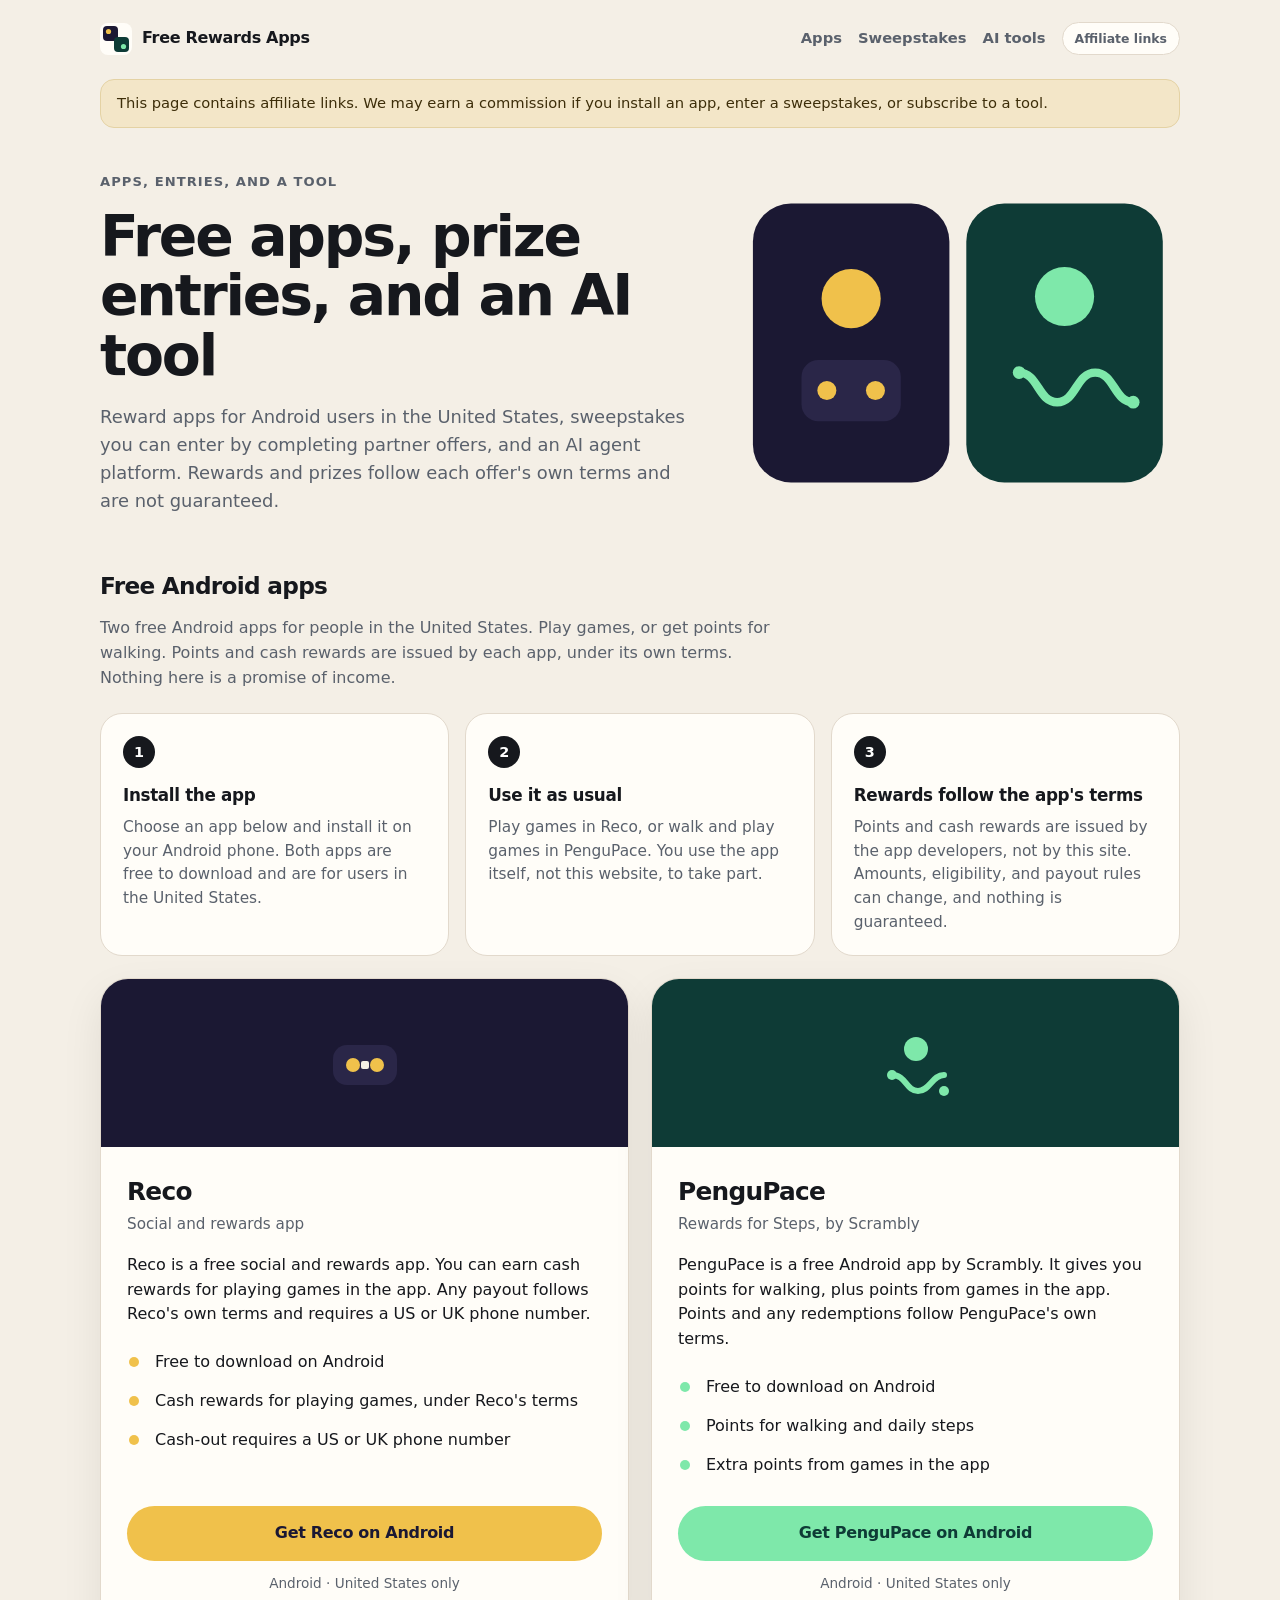
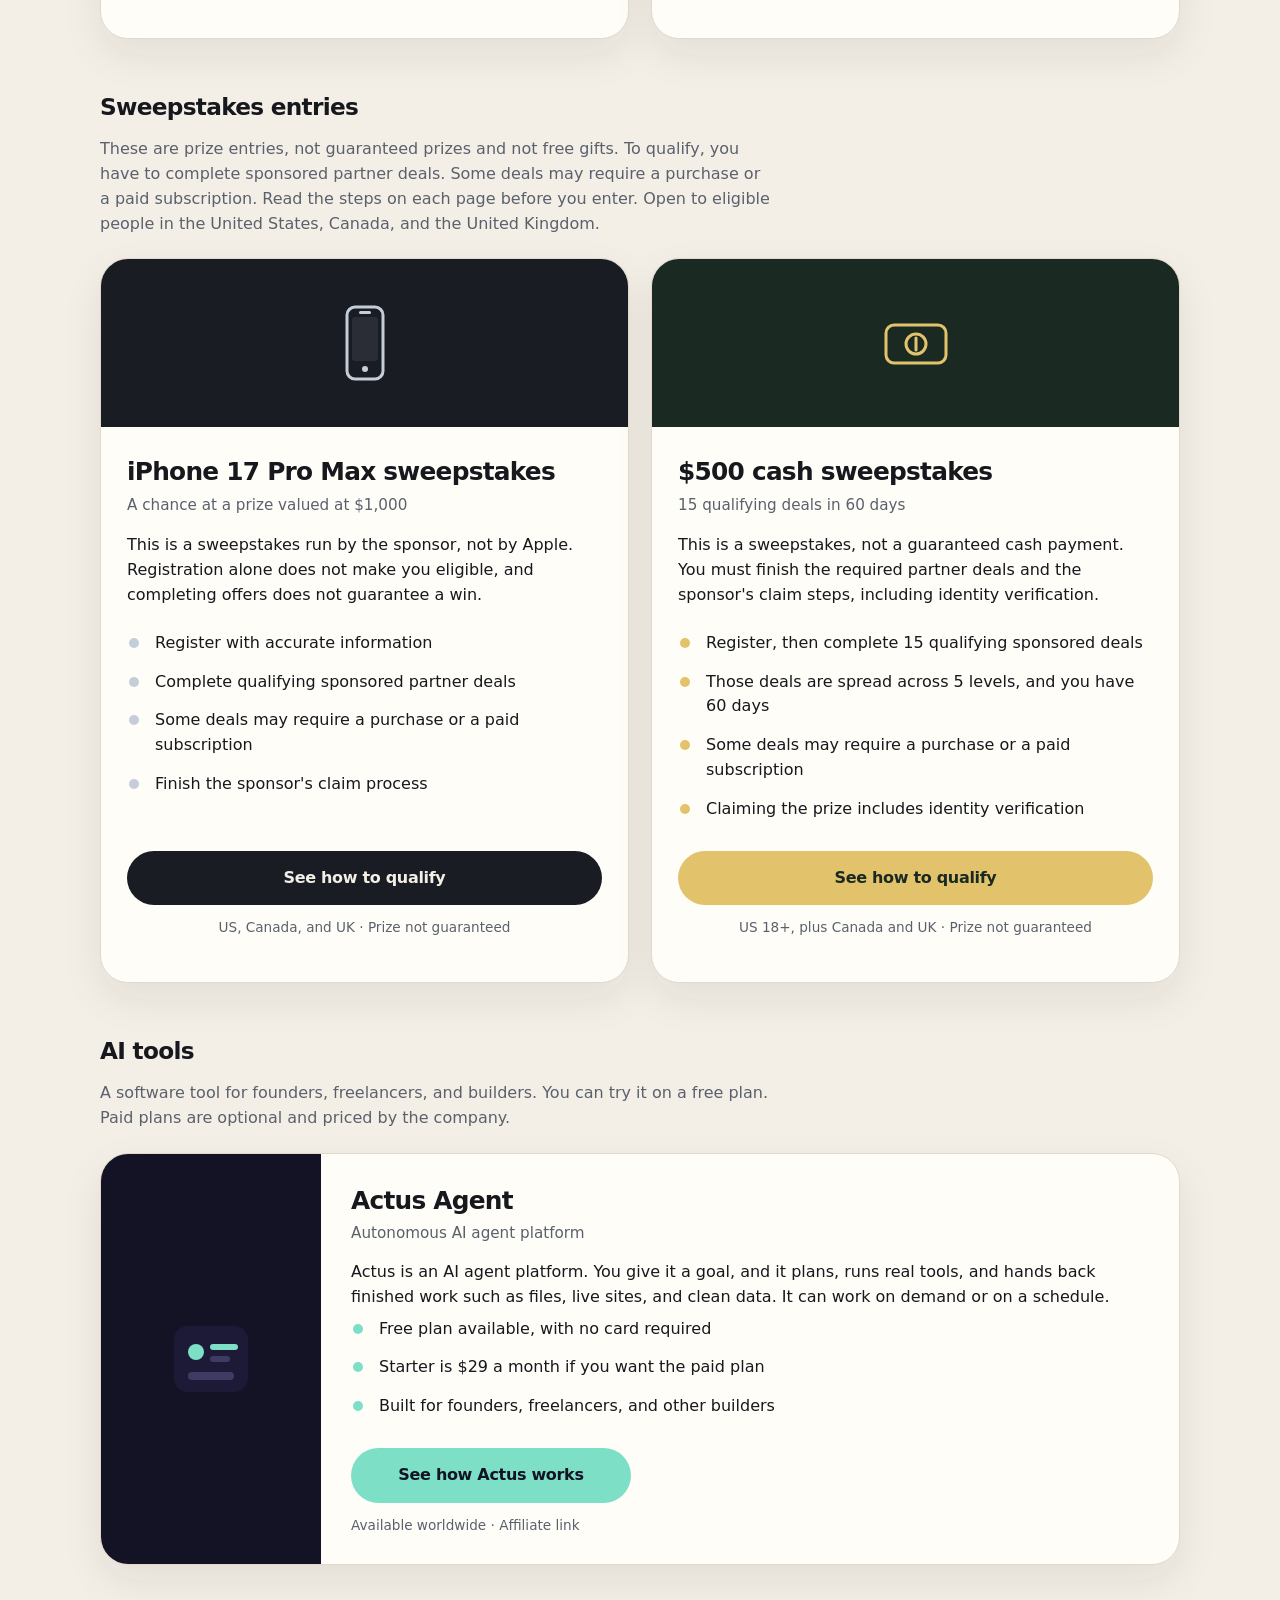
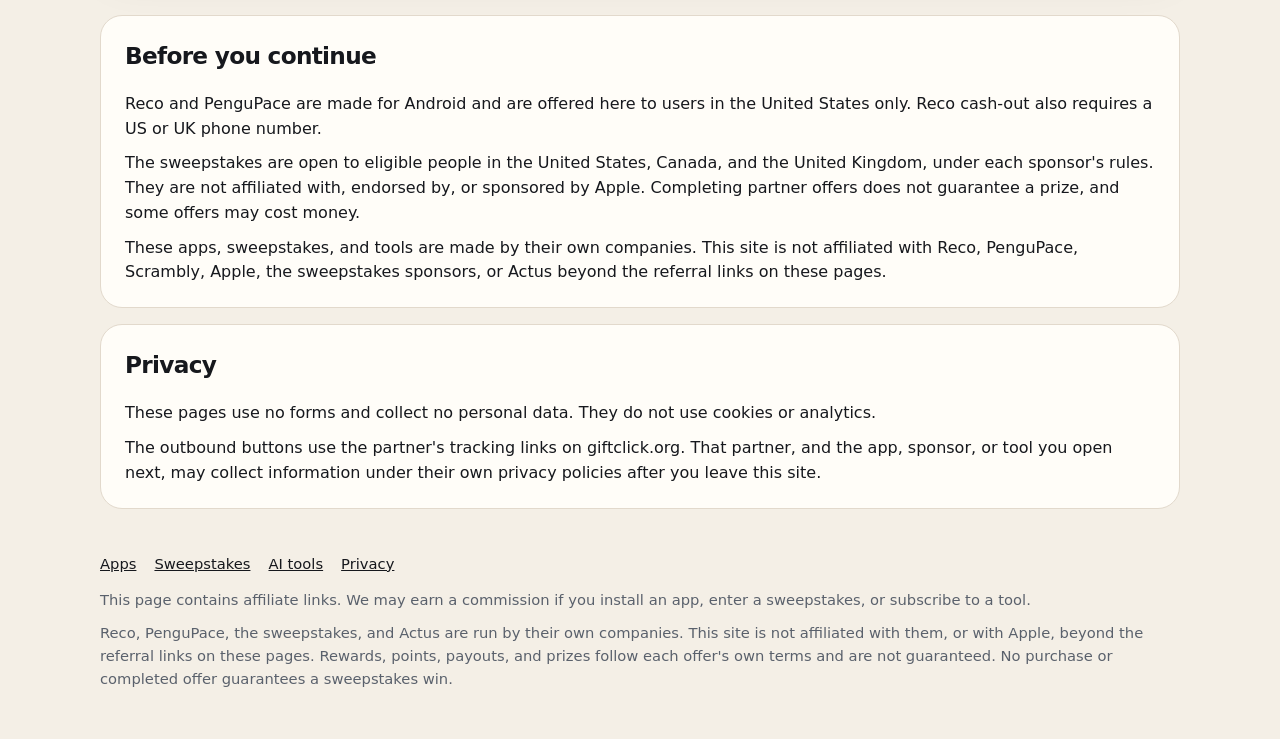
<file: index.html>
<!DOCTYPE html>
<html lang="en">
<head>
  <meta charset="utf-8">
  <meta name="viewport" content="width=device-width, initial-scale=1, viewport-fit=cover">
  <title>Free apps, prize entries, and an AI tool</title>
  <meta name="description" content="Android reward apps for people in the United States, sweepstakes you can enter by completing partner offers, and an AI agent platform. Affiliate links. Rewards and prizes follow each offer's own terms and are not guaranteed.">
  <link rel="canonical" href="https://emressp.github.io/free-rewards-apps/">
  <link rel="icon" href="favicon.svg" type="image/svg+xml">
  <link rel="apple-touch-icon" href="apple-touch-icon.png">
  <link rel="stylesheet" href="styles.css">
  <meta name="theme-color" content="#f4efe6">
  <meta name="robots" content="index,follow">
  <meta property="og:type" content="website">
  <meta property="og:site_name" content="Free Rewards Apps">
  <meta property="og:title" content="Free apps, prize entries, and an AI tool">
  <meta property="og:description" content="Android reward apps for people in the United States, sweepstakes you can enter by completing partner offers, and an AI agent platform. Affiliate links. Prizes are not guaranteed.">
  <meta property="og:url" content="https://emressp.github.io/free-rewards-apps/">
  <meta property="og:image" content="https://emressp.github.io/free-rewards-apps/og.png">
  <meta property="og:image:width" content="1200">
  <meta property="og:image:height" content="630">
  <meta property="og:image:alt" content="Free apps, prize entries, and an AI tool. Affiliate links. Rewards and prizes follow each offer's own terms.">
  <meta name="twitter:card" content="summary_large_image">
  <meta name="twitter:title" content="Free apps, prize entries, and an AI tool">
  <meta name="twitter:description" content="Android reward apps, sweepstakes with qualifying partner offers, and an AI agent platform. Affiliate links. Prizes are not guaranteed.">
  <meta name="twitter:image" content="https://emressp.github.io/free-rewards-apps/og.png">
</head>
<body>
  <a class="skip" href="#main">Skip to content</a>
  <div class="wrap">
    <header class="site">
      <a class="brand" href="https://emressp.github.io/free-rewards-apps/">
        <svg class="mark" viewBox="0 0 32 32" aria-hidden="true">
          <rect width="32" height="32" rx="8" fill="#fffdf8"/>
          <rect x="3" y="3" width="15" height="15" rx="4" fill="#1b1833"/>
          <circle cx="8.5" cy="8.5" r="2.6" fill="#f0c14b"/>
          <rect x="14" y="14" width="15" height="15" rx="4" fill="#0e3b36"/>
          <circle cx="23.5" cy="23.5" r="2.6" fill="#7ee8aa"/>
        </svg>
        Free Rewards Apps
      </a>
      <nav class="nav" aria-label="Primary">
        <a href="#apps">Apps</a>
        <a href="#sweepstakes">Sweepstakes</a>
        <a href="#ai-tools">AI tools</a>
        <span class="chip">Affiliate links</span>
      </nav>
    </header>

    <aside class="disclosure" role="note">
      This page contains affiliate links. We may earn a commission if you install an app, enter a sweepstakes, or subscribe to a tool.
    </aside>

    <main id="main">
      <section class="hero">
        <div>
          <p class="eyebrow">Apps, entries, and a tool</p>
          <h1>Free apps, prize entries, and an AI tool</h1>
          <p class="lede">Reward apps for Android users in the United States, sweepstakes you can enter by completing partner offers, and an AI agent platform. Rewards and prizes follow each offer's own terms and are not guaranteed.</p>
        </div>
        <svg class="hero-art" viewBox="0 0 420 320" role="img" aria-label="Abstract illustration of a game controller, a walking path, a phone, and a simple tool mark">
          <rect x="16" y="28" width="186" height="264" rx="36" fill="#1b1833"/>
          <rect x="218" y="28" width="186" height="264" rx="36" fill="#0e3b36"/>
          <circle cx="109" cy="118" r="28" fill="#f0c14b"/>
          <rect x="62" y="176" width="94" height="58" rx="16" fill="#2a2648"/>
          <circle cx="86" cy="205" r="9" fill="#f0c14b"/>
          <circle cx="132" cy="205" r="9" fill="#f0c14b"/>
          <circle cx="311" cy="116" r="28" fill="#7ee8aa"/>
          <path d="M268 188c18 0 18 28 36 28s18-28 36-28 18 28 36 28" fill="none" stroke="#7ee8aa" stroke-width="8" stroke-linecap="round"/>
          <circle cx="268" cy="188" r="6" fill="#7ee8aa"/>
          <circle cx="376" cy="216" r="6" fill="#7ee8aa"/>
        </svg>
      </section>

      <section class="section" id="apps" aria-labelledby="apps-title">
        <h2 id="apps-title">Free Android apps</h2>
        <p class="section-intro">Two free Android apps for people in the United States. Play games, or get points for walking. Points and cash rewards are issued by each app, under its own terms. Nothing here is a promise of income.</p>
        <div class="steps" style="margin-bottom:22px">
          <article class="step">
            <div class="num">1</div>
            <h3>Install the app</h3>
            <p>Choose an app below and install it on your Android phone. Both apps are free to download and are for users in the United States.</p>
          </article>
          <article class="step">
            <div class="num">2</div>
            <h3>Use it as usual</h3>
            <p>Play games in Reco, or walk and play games in PenguPace. You use the app itself, not this website, to take part.</p>
          </article>
          <article class="step">
            <div class="num">3</div>
            <h3>Rewards follow the app's terms</h3>
            <p>Points and cash rewards are issued by the app developers, not by this site. Amounts, eligibility, and payout rules can change, and nothing is guaranteed.</p>
          </article>
        </div>
        <div class="cards">
          <article class="card reco-card">
            <div class="card-top reco" aria-hidden="true">
              <svg viewBox="0 0 92 92" fill="none">
                <rect x="14" y="28" width="64" height="40" rx="14" fill="#2a2648"/>
                <circle cx="34" cy="48" r="7" fill="#f0c14b"/>
                <circle cx="58" cy="48" r="7" fill="#f0c14b"/>
                <rect x="42" y="44" width="8" height="8" rx="2" fill="#f4efe6"/>
              </svg>
            </div>
            <div class="card-body">
              <h3 class="app-name">Reco</h3>
              <p class="app-sub">Social and rewards app</p>
              <p>Reco is a free social and rewards app. You can earn cash rewards for playing games in the app. Any payout follows Reco's own terms and requires a US or UK phone number.</p>
              <ul>
                <li>Free to download on Android</li>
                <li>Cash rewards for playing games, under Reco's terms</li>
                <li>Cash-out requires a US or UK phone number</li>
              </ul>
              <a class="cta" href="https://giftclick.org/?offer_id=5282&amp;aff_id=203386" target="_blank" rel="nofollow sponsored noopener">Get Reco on Android</a>
              <p class="fine">Android · United States only</p>
            </div>
          </article>

          <article class="card pengu-card">
            <div class="card-top pengu" aria-hidden="true">
              <svg viewBox="0 0 92 92" fill="none">
                <path d="M22 58c14 0 14 16 26 16s14-16 26-16" stroke="#7ee8aa" stroke-width="6" stroke-linecap="round"/>
                <circle cx="22" cy="58" r="5" fill="#7ee8aa"/>
                <circle cx="74" cy="74" r="5" fill="#7ee8aa"/>
                <circle cx="46" cy="32" r="12" fill="#7ee8aa"/>
              </svg>
            </div>
            <div class="card-body">
              <h3 class="app-name">PenguPace</h3>
              <p class="app-sub">Rewards for Steps, by Scrambly</p>
              <p>PenguPace is a free Android app by Scrambly. It gives you points for walking, plus points from games in the app. Points and any redemptions follow PenguPace's own terms.</p>
              <ul>
                <li>Free to download on Android</li>
                <li>Points for walking and daily steps</li>
                <li>Extra points from games in the app</li>
              </ul>
              <a class="cta" href="https://giftclick.org/?offer_id=5035&amp;aff_id=203386" target="_blank" rel="nofollow sponsored noopener">Get PenguPace on Android</a>
              <p class="fine">Android · United States only</p>
            </div>
          </article>
        </div>
      </section>

      <section class="section" id="sweepstakes" aria-labelledby="sweepstakes-title">
        <h2 id="sweepstakes-title">Sweepstakes entries</h2>
        <p class="section-intro">These are prize entries, not guaranteed prizes and not free gifts. To qualify, you have to complete sponsored partner deals. Some deals may require a purchase or a paid subscription. Read the steps on each page before you enter. Open to eligible people in the United States, Canada, and the United Kingdom.</p>
        <div class="cards">
          <article class="card iphone-card">
            <div class="card-top iphone" aria-hidden="true">
              <svg viewBox="0 0 92 92" fill="none">
                <rect x="28" y="10" width="36" height="72" rx="8" stroke="#c5ced8" stroke-width="3"/>
                <rect x="33" y="20" width="26" height="44" rx="3" fill="#2a2d36"/>
                <rect x="40" y="14" width="12" height="3" rx="1.5" fill="#c5ced8"/>
                <circle cx="46" cy="72" r="3" fill="#c5ced8"/>
              </svg>
            </div>
            <div class="card-body">
              <h3 class="app-name">iPhone 17 Pro Max sweepstakes</h3>
              <p class="app-sub">A chance at a prize valued at $1,000</p>
              <p>This is a sweepstakes run by the sponsor, not by Apple. Registration alone does not make you eligible, and completing offers does not guarantee a win.</p>
              <ul>
                <li>Register with accurate information</li>
                <li>Complete qualifying sponsored partner deals</li>
                <li>Some deals may require a purchase or a paid subscription</li>
                <li>Finish the sponsor's claim process</li>
              </ul>
              <a class="cta" href="iphone-rewards/">See how to qualify</a>
              <p class="fine">US, Canada, and UK · Prize not guaranteed</p>
            </div>
          </article>

          <article class="card cash-card">
            <div class="card-top cash" aria-hidden="true">
              <svg viewBox="0 0 92 92" fill="none">
                <rect x="16" y="28" width="60" height="38" rx="8" stroke="#e2c36b" stroke-width="3"/>
                <circle cx="46" cy="47" r="10" stroke="#e2c36b" stroke-width="3"/>
                <path d="M46 41v12" stroke="#e2c36b" stroke-width="3" stroke-linecap="round"/>
              </svg>
            </div>
            <div class="card-body">
              <h3 class="app-name">$500 cash sweepstakes</h3>
              <p class="app-sub">15 qualifying deals in 60 days</p>
              <p>This is a sweepstakes, not a guaranteed cash payment. You must finish the required partner deals and the sponsor's claim steps, including identity verification.</p>
              <ul>
                <li>Register, then complete 15 qualifying sponsored deals</li>
                <li>Those deals are spread across 5 levels, and you have 60 days</li>
                <li>Some deals may require a purchase or a paid subscription</li>
                <li>Claiming the prize includes identity verification</li>
              </ul>
              <a class="cta" href="cash-rewards/">See how to qualify</a>
              <p class="fine">US 18+, plus Canada and UK · Prize not guaranteed</p>
            </div>
          </article>
        </div>
      </section>

      <section class="section" id="ai-tools" aria-labelledby="ai-title">
        <h2 id="ai-title">AI tools</h2>
        <p class="section-intro">A software tool for founders, freelancers, and builders. You can try it on a free plan. Paid plans are optional and priced by the company.</p>
        <article class="feature actus-card">
          <div class="feature-art actus" aria-hidden="true">
            <svg viewBox="0 0 110 110" fill="none">
              <rect x="18" y="22" width="74" height="66" rx="14" fill="#1c1a36"/>
              <circle cx="40" cy="48" r="8" fill="#7de0c6"/>
              <rect x="54" y="40" width="28" height="6" rx="3" fill="#7de0c6"/>
              <rect x="54" y="52" width="20" height="6" rx="3" fill="#3f3b63"/>
              <rect x="32" y="68" width="46" height="8" rx="4" fill="#3f3b63"/>
            </svg>
          </div>
          <div class="feature-body">
            <h3 class="app-name">Actus Agent</h3>
            <p class="app-sub">Autonomous AI agent platform</p>
            <p>Actus is an AI agent platform. You give it a goal, and it plans, runs real tools, and hands back finished work such as files, live sites, and clean data. It can work on demand or on a schedule.</p>
            <ul class="bullets">
              <li>Free plan available, with no card required</li>
              <li>Starter is $29 a month if you want the paid plan</li>
              <li>Built for founders, freelancers, and other builders</li>
            </ul>
            <a class="cta" href="actus-agent/">See how Actus works</a>
            <p class="fine">Available worldwide · Affiliate link</p>
          </div>
        </article>
      </section>

      <section class="section">
        <div class="note">
          <h2>Before you continue</h2>
          <p>Reco and PenguPace are made for Android and are offered here to users in the United States only. Reco cash-out also requires a US or UK phone number.</p>
          <p>The sweepstakes are open to eligible people in the United States, Canada, and the United Kingdom, under each sponsor's rules. They are not affiliated with, endorsed by, or sponsored by Apple. Completing partner offers does not guarantee a prize, and some offers may cost money.</p>
          <p>These apps, sweepstakes, and tools are made by their own companies. This site is not affiliated with Reco, PenguPace, Scrambly, Apple, the sweepstakes sponsors, or Actus beyond the referral links on these pages.</p>
        </div>
        <section class="privacy" id="privacy" aria-labelledby="privacy-title">
          <h2 id="privacy-title">Privacy</h2>
          <p>These pages use no forms and collect no personal data. They do not use cookies or analytics.</p>
          <p>The outbound buttons use the partner's tracking links on giftclick.org. That partner, and the app, sponsor, or tool you open next, may collect information under their own privacy policies after you leave this site.</p>
        </section>
      </section>
    </main>

    <footer class="site">
      <nav aria-label="Footer">
        <a href="#apps">Apps</a>
        <a href="#sweepstakes">Sweepstakes</a>
        <a href="#ai-tools">AI tools</a>
        <a href="#privacy">Privacy</a>
      </nav>
      <p>This page contains affiliate links. We may earn a commission if you install an app, enter a sweepstakes, or subscribe to a tool.</p>
      <p>Reco, PenguPace, the sweepstakes, and Actus are run by their own companies. This site is not affiliated with them, or with Apple, beyond the referral links on these pages. Rewards, points, payouts, and prizes follow each offer's own terms and are not guaranteed. No purchase or completed offer guarantees a sweepstakes win.</p>
    </footer>
  </div>
</body>
</html>
</file>
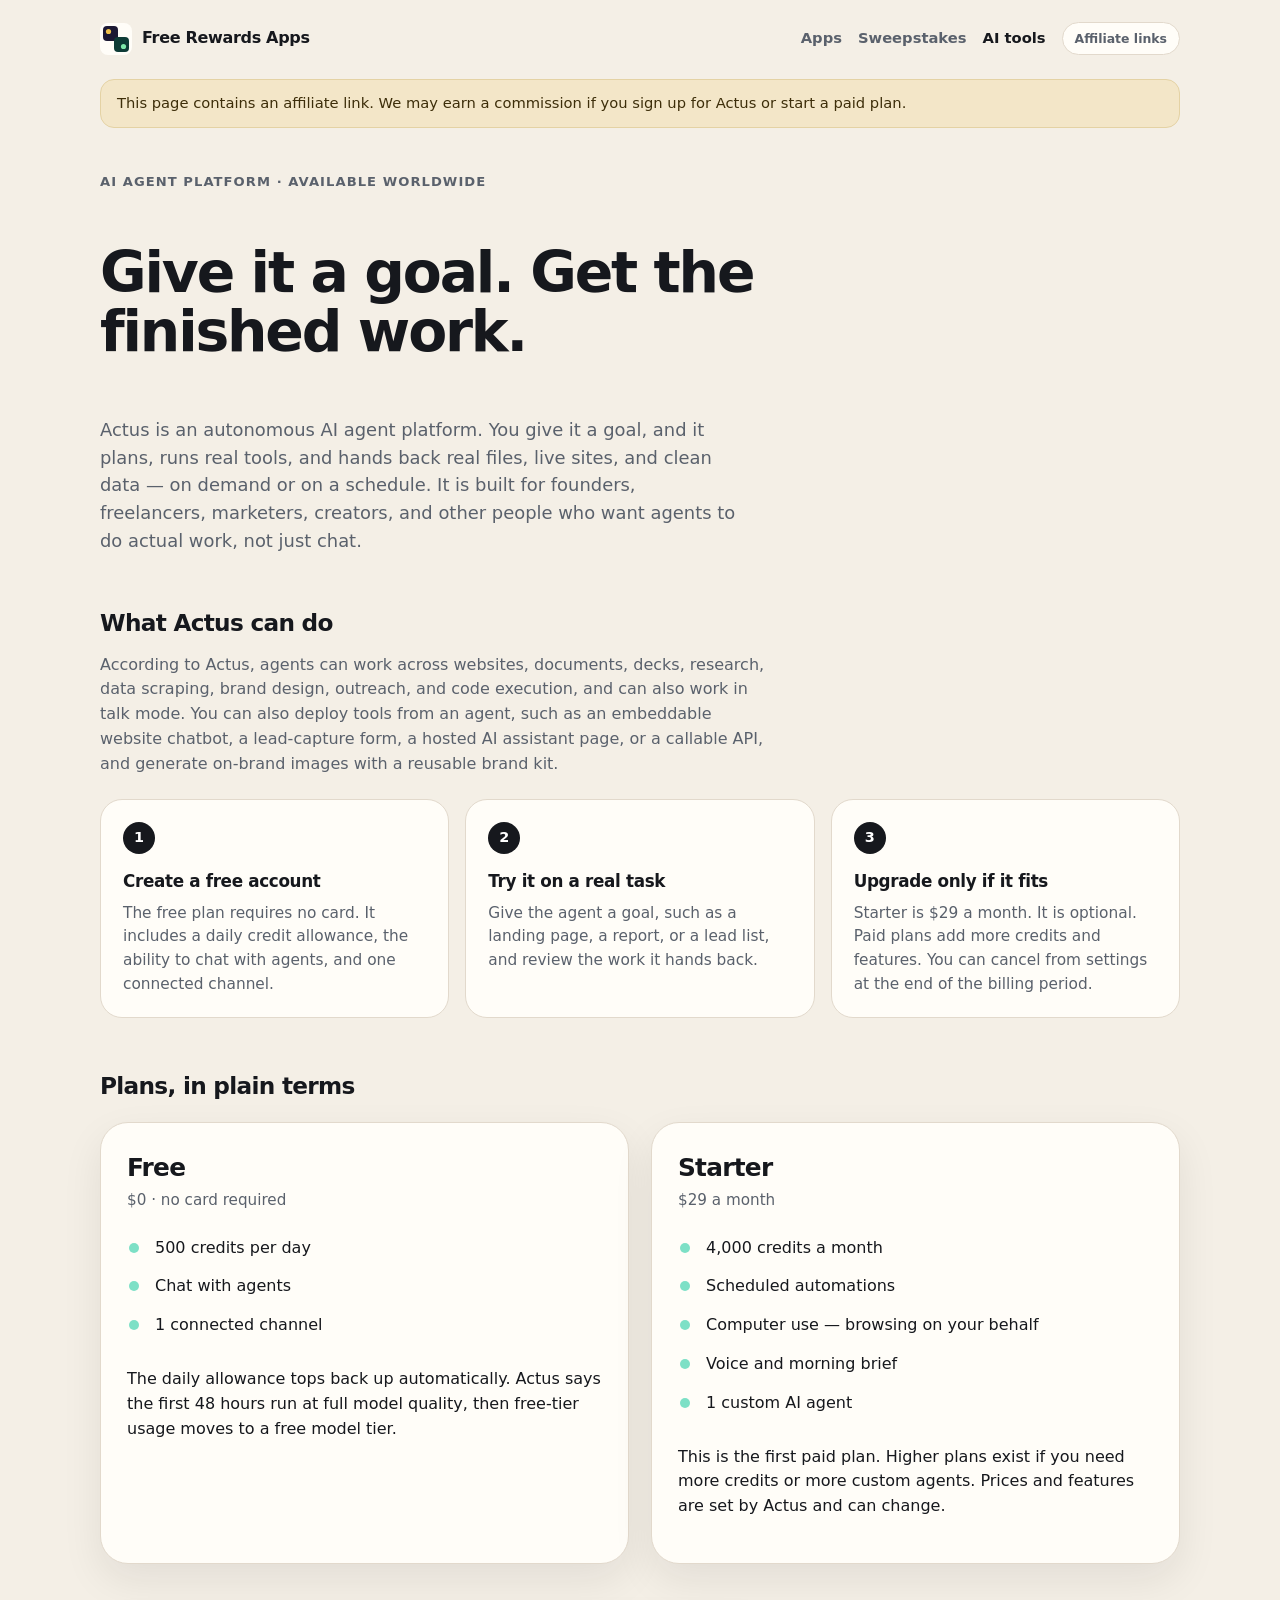
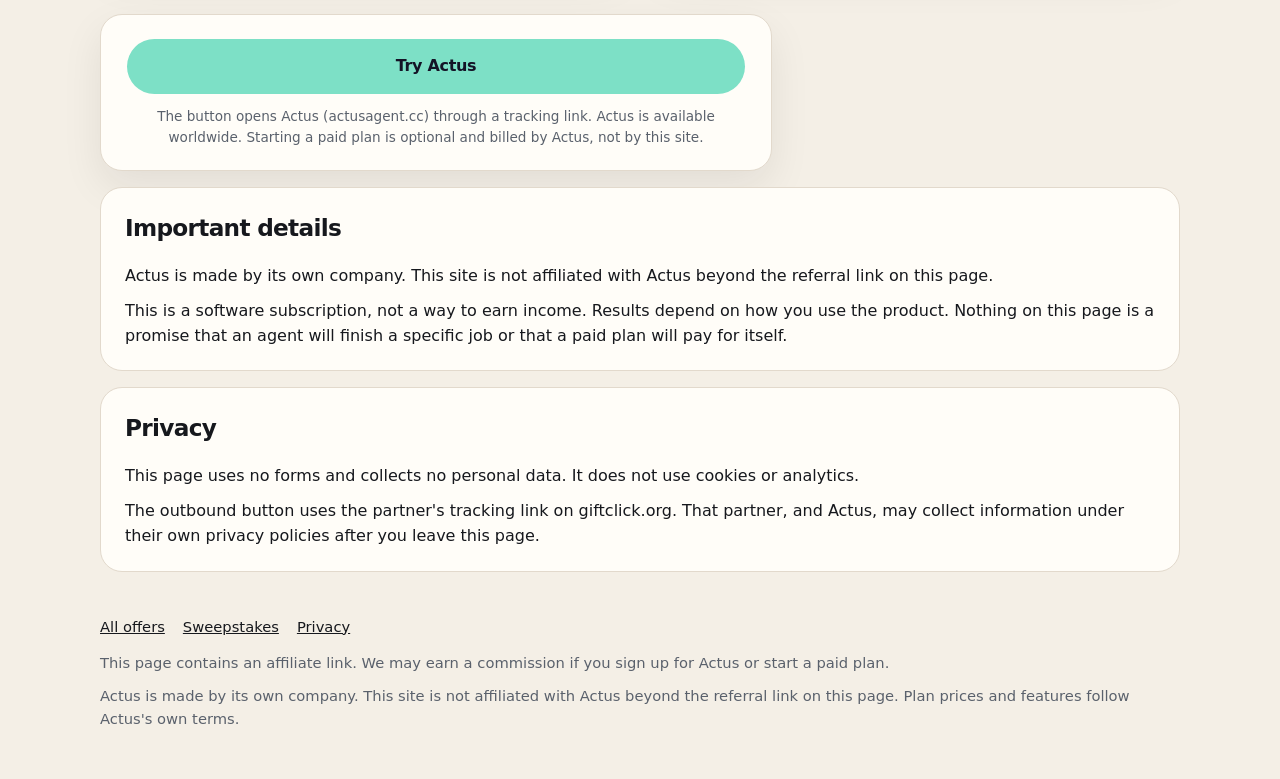
<file: actus-agent/index.html>
<!DOCTYPE html>
<html lang="en">
<head>
  <meta charset="utf-8">
  <meta name="viewport" content="width=device-width, initial-scale=1, viewport-fit=cover">
  <title>Actus Agent — an AI agent platform that does real work</title>
  <meta name="description" content="Actus is an AI agent platform. You give it a goal, and it plans, runs real tools, and hands back finished work such as files, live sites, and clean data. Free plan available with no card required. Starter is $29 a month.">
  <link rel="canonical" href="https://emressp.github.io/free-rewards-apps/actus-agent/">
  <link rel="icon" href="../favicon.svg" type="image/svg+xml">
  <link rel="apple-touch-icon" href="../apple-touch-icon.png">
  <link rel="stylesheet" href="../styles.css">
  <meta name="theme-color" content="#f4efe6">
  <meta name="robots" content="index,follow">
  <meta property="og:type" content="website">
  <meta property="og:site_name" content="Free Rewards Apps">
  <meta property="og:title" content="Actus Agent — an AI agent platform that does real work">
  <meta property="og:description" content="Give it a goal and get finished work: files, live sites, and clean data. Free plan available. Starter is $29 a month.">
  <meta property="og:url" content="https://emressp.github.io/free-rewards-apps/actus-agent/">
  <meta property="og:image" content="https://emressp.github.io/free-rewards-apps/actus-agent/og.png">
  <meta property="og:image:width" content="1200">
  <meta property="og:image:height" content="630">
  <meta property="og:image:alt" content="Actus Agent, an AI agent platform. Free to try. Starter is $29 a month.">
  <meta name="twitter:card" content="summary_large_image">
  <meta name="twitter:title" content="Actus Agent — an AI agent platform that does real work">
  <meta name="twitter:description" content="Give it a goal and get finished work. Free plan available. Starter is $29 a month.">
  <meta name="twitter:image" content="https://emressp.github.io/free-rewards-apps/actus-agent/og.png">
</head>
<body>
  <a class="skip" href="#main">Skip to content</a>
  <div class="wrap">
    <header class="site">
      <a class="brand" href="../">
        <svg class="mark" viewBox="0 0 32 32" aria-hidden="true">
          <rect width="32" height="32" rx="8" fill="#fffdf8"/>
          <rect x="3" y="3" width="15" height="15" rx="4" fill="#1b1833"/>
          <circle cx="8.5" cy="8.5" r="2.6" fill="#f0c14b"/>
          <rect x="14" y="14" width="15" height="15" rx="4" fill="#0e3b36"/>
          <circle cx="23.5" cy="23.5" r="2.6" fill="#7ee8aa"/>
        </svg>
        Free Rewards Apps
      </a>
      <nav class="nav" aria-label="Primary">
        <a href="../#apps">Apps</a>
        <a href="../#sweepstakes">Sweepstakes</a>
        <a href="../#ai-tools" aria-current="page">AI tools</a>
        <span class="chip">Affiliate links</span>
      </nav>
    </header>

    <aside class="disclosure" role="note">
      This page contains an affiliate link. We may earn a commission if you sign up for Actus or start a paid plan.
    </aside>

    <main id="main">
      <section class="hero page">
        <p class="eyebrow">AI agent platform · Available worldwide</p>
        <h1>Give it a goal. Get the finished work.</h1>
        <p class="lede">Actus is an autonomous AI agent platform. You give it a goal, and it plans, runs real tools, and hands back real files, live sites, and clean data — on demand or on a schedule. It is built for founders, freelancers, marketers, creators, and other people who want agents to do actual work, not just chat.</p>
      </section>

      <section class="section" aria-labelledby="what-title">
        <h2 id="what-title">What Actus can do</h2>
        <p class="section-intro">According to Actus, agents can work across websites, documents, decks, research, data scraping, brand design, outreach, and code execution, and can also work in talk mode. You can also deploy tools from an agent, such as an embeddable website chatbot, a lead-capture form, a hosted AI assistant page, or a callable API, and generate on-brand images with a reusable brand kit.</p>
        <div class="steps">
          <article class="step">
            <div class="num">1</div>
            <h3>Create a free account</h3>
            <p>The free plan requires no card. It includes a daily credit allowance, the ability to chat with agents, and one connected channel.</p>
          </article>
          <article class="step">
            <div class="num">2</div>
            <h3>Try it on a real task</h3>
            <p>Give the agent a goal, such as a landing page, a report, or a lead list, and review the work it hands back.</p>
          </article>
          <article class="step">
            <div class="num">3</div>
            <h3>Upgrade only if it fits</h3>
            <p>Starter is $29 a month. It is optional. Paid plans add more credits and features. You can cancel from settings at the end of the billing period.</p>
          </article>
        </div>
      </section>

      <section class="section" aria-labelledby="plans-title">
        <h2 id="plans-title">Plans, in plain terms</h2>
        <div class="cards">
          <article class="card actus-card">
            <div class="card-body">
              <h3 class="app-name">Free</h3>
              <p class="app-sub">$0 · no card required</p>
              <ul>
                <li>500 credits per day</li>
                <li>Chat with agents</li>
                <li>1 connected channel</li>
              </ul>
              <p>The daily allowance tops back up automatically. Actus says the first 48 hours run at full model quality, then free-tier usage moves to a free model tier.</p>
            </div>
          </article>
          <article class="card actus-card">
            <div class="card-body">
              <h3 class="app-name">Starter</h3>
              <p class="app-sub">$29 a month</p>
              <ul>
                <li>4,000 credits a month</li>
                <li>Scheduled automations</li>
                <li>Computer use — browsing on your behalf</li>
                <li>Voice and morning brief</li>
                <li>1 custom AI agent</li>
              </ul>
              <p>This is the first paid plan. Higher plans exist if you need more credits or more custom agents. Prices and features are set by Actus and can change.</p>
            </div>
          </article>
        </div>
      </section>

      <section class="section">
        <div class="action-block actus-card">
          <a class="cta actus" href="https://giftclick.org/?offer_id=5225&amp;aff_id=203386" target="_blank" rel="nofollow sponsored noopener">Try Actus</a>
          <p class="fine">The button opens Actus (actusagent.cc) through a tracking link. Actus is available worldwide. Starting a paid plan is optional and billed by Actus, not by this site.</p>
        </div>
        <div class="legal">
          <h2>Important details</h2>
          <p>Actus is made by its own company. This site is not affiliated with Actus beyond the referral link on this page.</p>
          <p>This is a software subscription, not a way to earn income. Results depend on how you use the product. Nothing on this page is a promise that an agent will finish a specific job or that a paid plan will pay for itself.</p>
        </div>
        <section class="privacy" id="privacy" aria-labelledby="privacy-title">
          <h2 id="privacy-title">Privacy</h2>
          <p>This page uses no forms and collects no personal data. It does not use cookies or analytics.</p>
          <p>The outbound button uses the partner's tracking link on giftclick.org. That partner, and Actus, may collect information under their own privacy policies after you leave this page.</p>
        </section>
      </section>
    </main>

    <footer class="site">
      <nav aria-label="Footer">
        <a href="../">All offers</a>
        <a href="../#sweepstakes">Sweepstakes</a>
        <a href="#privacy">Privacy</a>
      </nav>
      <p>This page contains an affiliate link. We may earn a commission if you sign up for Actus or start a paid plan.</p>
      <p>Actus is made by its own company. This site is not affiliated with Actus beyond the referral link on this page. Plan prices and features follow Actus's own terms.</p>
    </footer>
  </div>
</body>
</html>
</file>
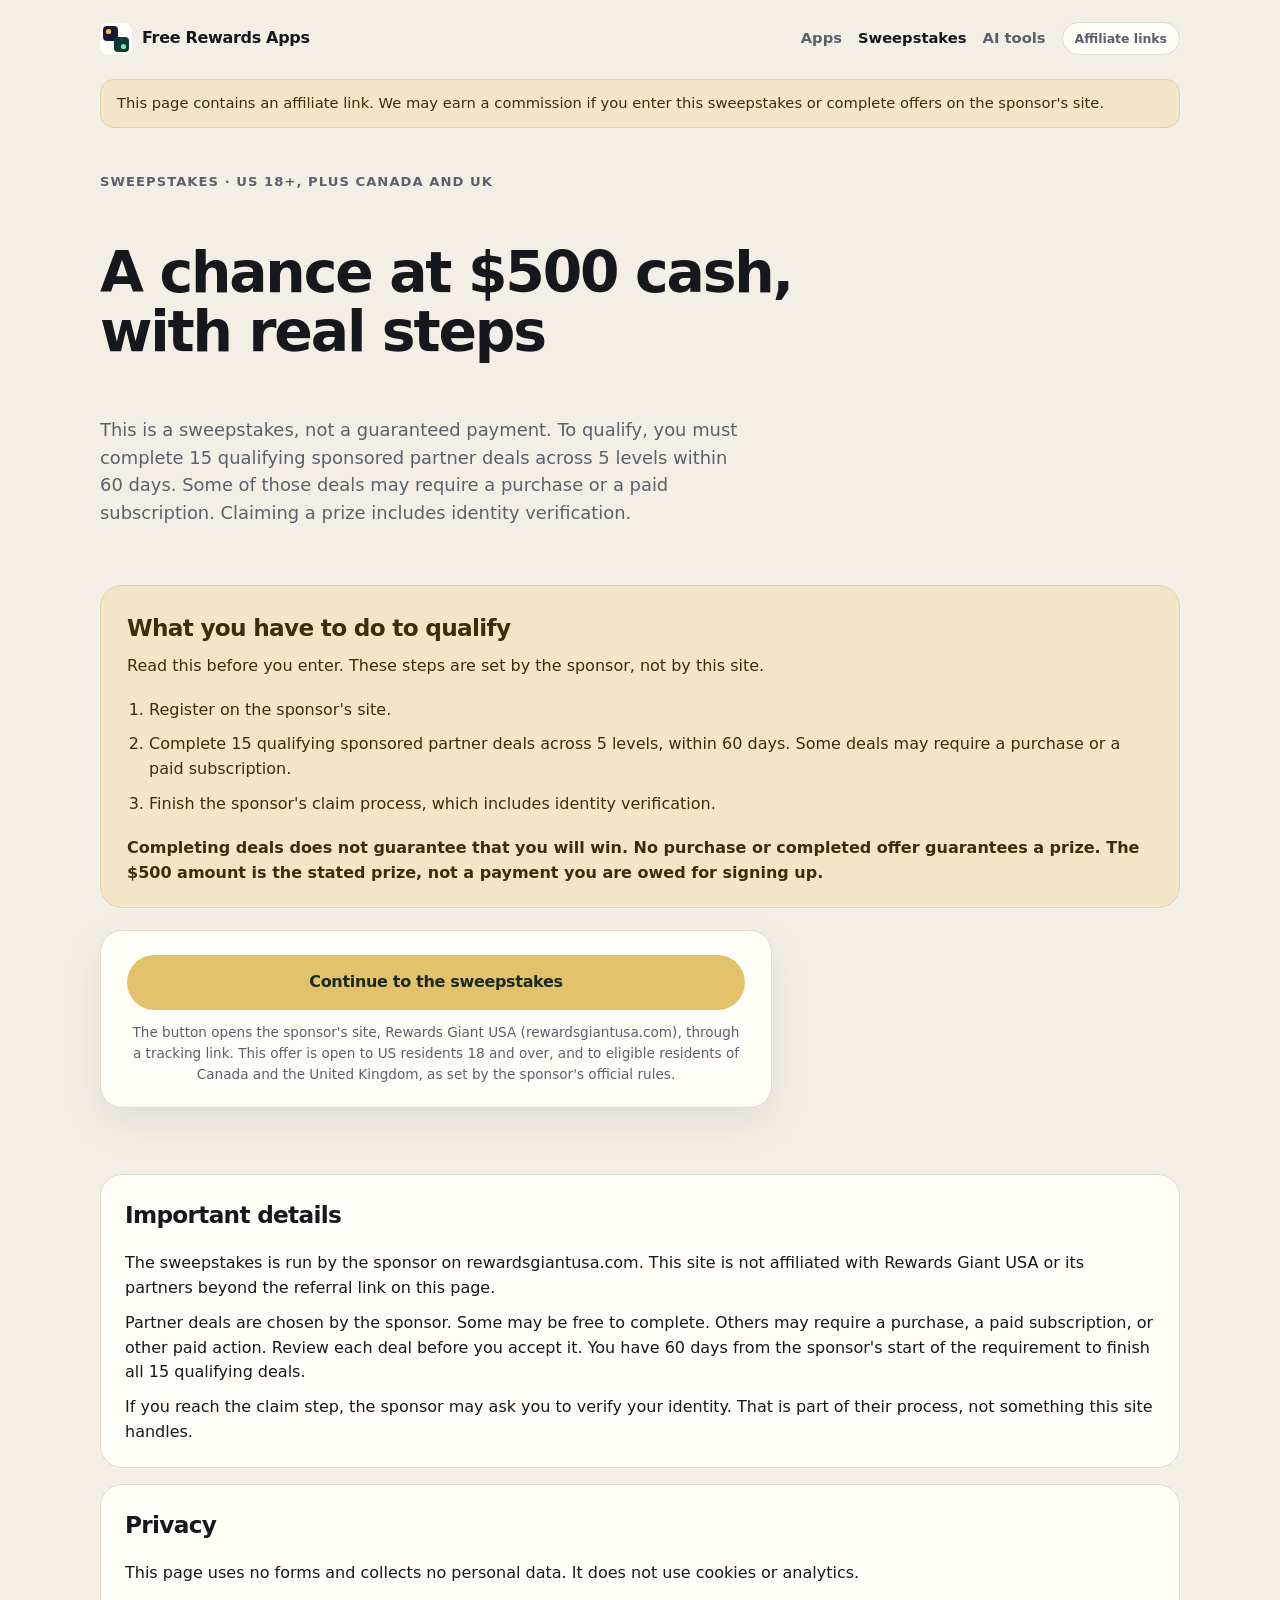
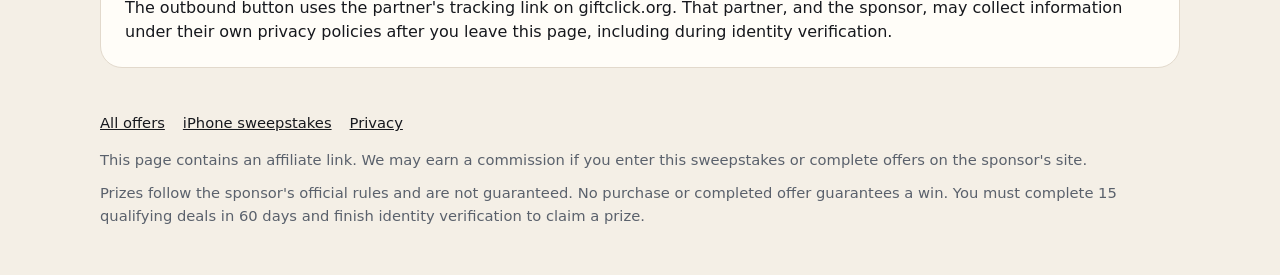
<file: cash-rewards/index.html>
<!DOCTYPE html>
<html lang="en">
<head>
  <meta charset="utf-8">
  <meta name="viewport" content="width=device-width, initial-scale=1, viewport-fit=cover">
  <title>$500 cash sweepstakes — what you have to do to qualify</title>
  <meta name="description" content="A sweepstakes for a chance at $500 cash. You must register, complete 15 qualifying sponsored deals across 5 levels within 60 days, and finish a claim that includes identity verification. Some deals may cost money. The prize is not guaranteed.">
  <link rel="canonical" href="https://emressp.github.io/free-rewards-apps/cash-rewards/">
  <link rel="icon" href="../favicon.svg" type="image/svg+xml">
  <link rel="apple-touch-icon" href="../apple-touch-icon.png">
  <link rel="stylesheet" href="../styles.css">
  <meta name="theme-color" content="#f4efe6">
  <meta name="robots" content="index,follow">
  <meta property="og:type" content="website">
  <meta property="og:site_name" content="Free Rewards Apps">
  <meta property="og:title" content="$500 cash sweepstakes — what you have to do to qualify">
  <meta property="og:description" content="You must complete 15 qualifying sponsored deals in 60 days. Some deals may cost money. The $500 prize is not guaranteed.">
  <meta property="og:url" content="https://emressp.github.io/free-rewards-apps/cash-rewards/">
  <meta property="og:image" content="https://emressp.github.io/free-rewards-apps/cash-rewards/og.png">
  <meta property="og:image:width" content="1200">
  <meta property="og:image:height" content="630">
  <meta property="og:image:alt" content="$500 cash sweepstakes. 15 qualifying offers in 60 days. Prize not guaranteed.">
  <meta name="twitter:card" content="summary_large_image">
  <meta name="twitter:title" content="$500 cash sweepstakes — what you have to do to qualify">
  <meta name="twitter:description" content="You must complete 15 qualifying sponsored deals in 60 days. Some deals may cost money. The prize is not guaranteed.">
  <meta name="twitter:image" content="https://emressp.github.io/free-rewards-apps/cash-rewards/og.png">
</head>
<body>
  <a class="skip" href="#main">Skip to content</a>
  <div class="wrap">
    <header class="site">
      <a class="brand" href="../">
        <svg class="mark" viewBox="0 0 32 32" aria-hidden="true">
          <rect width="32" height="32" rx="8" fill="#fffdf8"/>
          <rect x="3" y="3" width="15" height="15" rx="4" fill="#1b1833"/>
          <circle cx="8.5" cy="8.5" r="2.6" fill="#f0c14b"/>
          <rect x="14" y="14" width="15" height="15" rx="4" fill="#0e3b36"/>
          <circle cx="23.5" cy="23.5" r="2.6" fill="#7ee8aa"/>
        </svg>
        Free Rewards Apps
      </a>
      <nav class="nav" aria-label="Primary">
        <a href="../#apps">Apps</a>
        <a href="../#sweepstakes" aria-current="page">Sweepstakes</a>
        <a href="../#ai-tools">AI tools</a>
        <span class="chip">Affiliate links</span>
      </nav>
    </header>

    <aside class="disclosure" role="note">
      This page contains an affiliate link. We may earn a commission if you enter this sweepstakes or complete offers on the sponsor's site.
    </aside>

    <main id="main">
      <section class="hero page">
        <p class="eyebrow">Sweepstakes · US 18+, plus Canada and UK</p>
        <h1>A chance at $500 cash, with real steps</h1>
        <p class="lede">This is a sweepstakes, not a guaranteed payment. To qualify, you must complete 15 qualifying sponsored partner deals across 5 levels within 60 days. Some of those deals may require a purchase or a paid subscription. Claiming a prize includes identity verification.</p>
      </section>

      <section class="section" aria-labelledby="qualify-title">
        <div class="qualify">
          <h2 id="qualify-title">What you have to do to qualify</h2>
          <p>Read this before you enter. These steps are set by the sponsor, not by this site.</p>
          <ol>
            <li>Register on the sponsor's site.</li>
            <li>Complete 15 qualifying sponsored partner deals across 5 levels, within 60 days. Some deals may require a purchase or a paid subscription.</li>
            <li>Finish the sponsor's claim process, which includes identity verification.</li>
          </ol>
          <p class="endnote">Completing deals does not guarantee that you will win. No purchase or completed offer guarantees a prize. The $500 amount is the stated prize, not a payment you are owed for signing up.</p>
        </div>

        <div class="action-block cash-card">
          <a class="cta cash" href="https://giftclick.org/?offer_id=310&amp;aff_id=203386" target="_blank" rel="nofollow sponsored noopener">Continue to the sweepstakes</a>
          <p class="fine">The button opens the sponsor's site, Rewards Giant USA (rewardsgiantusa.com), through a tracking link. This offer is open to US residents 18 and over, and to eligible residents of Canada and the United Kingdom, as set by the sponsor's official rules.</p>
        </div>
      </section>

      <section class="section">
        <div class="legal">
          <h2>Important details</h2>
          <p>The sweepstakes is run by the sponsor on rewardsgiantusa.com. This site is not affiliated with Rewards Giant USA or its partners beyond the referral link on this page.</p>
          <p>Partner deals are chosen by the sponsor. Some may be free to complete. Others may require a purchase, a paid subscription, or other paid action. Review each deal before you accept it. You have 60 days from the sponsor's start of the requirement to finish all 15 qualifying deals.</p>
          <p>If you reach the claim step, the sponsor may ask you to verify your identity. That is part of their process, not something this site handles.</p>
        </div>
        <section class="privacy" id="privacy" aria-labelledby="privacy-title">
          <h2 id="privacy-title">Privacy</h2>
          <p>This page uses no forms and collects no personal data. It does not use cookies or analytics.</p>
          <p>The outbound button uses the partner's tracking link on giftclick.org. That partner, and the sponsor, may collect information under their own privacy policies after you leave this page, including during identity verification.</p>
        </section>
      </section>
    </main>

    <footer class="site">
      <nav aria-label="Footer">
        <a href="../">All offers</a>
        <a href="../iphone-rewards/">iPhone sweepstakes</a>
        <a href="#privacy">Privacy</a>
      </nav>
      <p>This page contains an affiliate link. We may earn a commission if you enter this sweepstakes or complete offers on the sponsor's site.</p>
      <p>Prizes follow the sponsor's official rules and are not guaranteed. No purchase or completed offer guarantees a win. You must complete 15 qualifying deals in 60 days and finish identity verification to claim a prize.</p>
    </footer>
  </div>
</body>
</html>
</file>
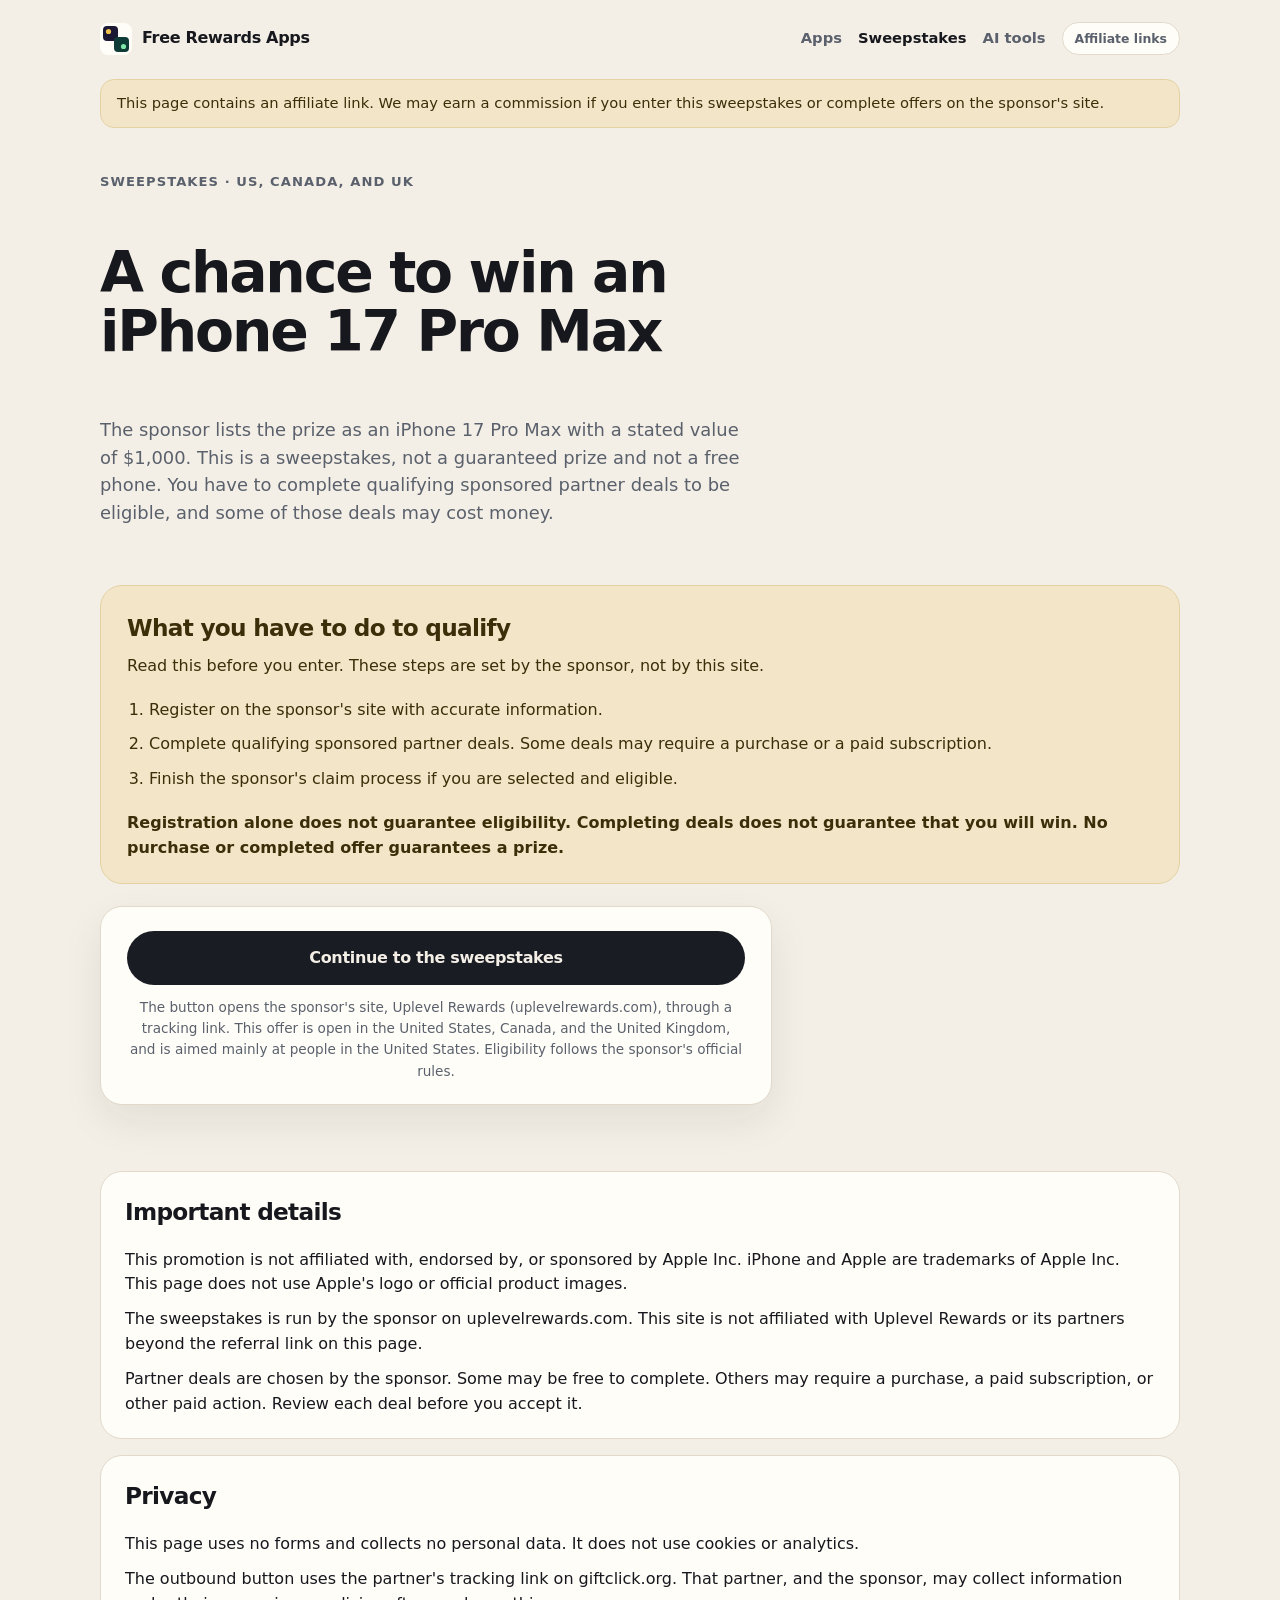
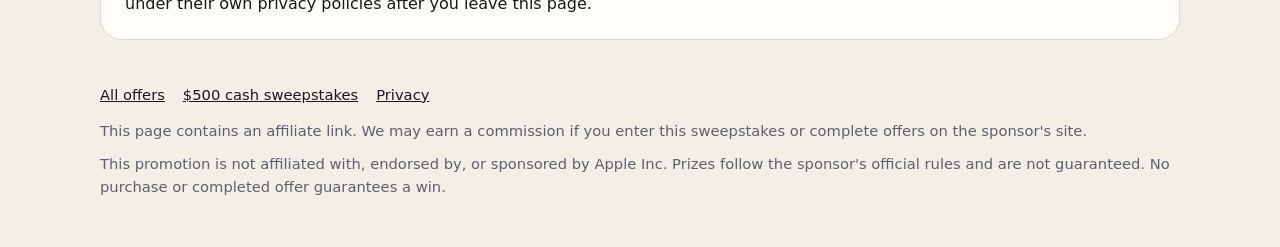
<file: iphone-rewards/index.html>
<!DOCTYPE html>
<html lang="en">
<head>
  <meta charset="utf-8">
  <meta name="viewport" content="width=device-width, initial-scale=1, viewport-fit=cover">
  <title>iPhone 17 Pro Max sweepstakes — what you have to do to qualify</title>
  <meta name="description" content="A sweepstakes for a chance at an iPhone 17 Pro Max with a stated value of $1,000. You must register and complete qualifying sponsored partner deals. Some deals may cost money. The prize is not guaranteed. Open in the US, Canada, and the UK.">
  <link rel="canonical" href="https://emressp.github.io/free-rewards-apps/iphone-rewards/">
  <link rel="icon" href="../favicon.svg" type="image/svg+xml">
  <link rel="apple-touch-icon" href="../apple-touch-icon.png">
  <link rel="stylesheet" href="../styles.css">
  <meta name="theme-color" content="#f4efe6">
  <meta name="robots" content="index,follow">
  <meta property="og:type" content="website">
  <meta property="og:site_name" content="Free Rewards Apps">
  <meta property="og:title" content="iPhone 17 Pro Max sweepstakes — what you have to do to qualify">
  <meta property="og:description" content="This is a chance to enter, not a guaranteed prize. You must complete qualifying sponsored partner deals. Some deals may require a purchase or a paid subscription.">
  <meta property="og:url" content="https://emressp.github.io/free-rewards-apps/iphone-rewards/">
  <meta property="og:image" content="https://emressp.github.io/free-rewards-apps/iphone-rewards/og.png">
  <meta property="og:image:width" content="1200">
  <meta property="og:image:height" content="630">
  <meta property="og:image:alt" content="iPhone 17 Pro Max sweepstakes. Qualifying offers required. Prize not guaranteed.">
  <meta name="twitter:card" content="summary_large_image">
  <meta name="twitter:title" content="iPhone 17 Pro Max sweepstakes — what you have to do to qualify">
  <meta name="twitter:description" content="This is a chance to enter, not a guaranteed prize. Qualifying sponsored partner deals are required. Some may cost money.">
  <meta name="twitter:image" content="https://emressp.github.io/free-rewards-apps/iphone-rewards/og.png">
</head>
<body>
  <a class="skip" href="#main">Skip to content</a>
  <div class="wrap">
    <header class="site">
      <a class="brand" href="../">
        <svg class="mark" viewBox="0 0 32 32" aria-hidden="true">
          <rect width="32" height="32" rx="8" fill="#fffdf8"/>
          <rect x="3" y="3" width="15" height="15" rx="4" fill="#1b1833"/>
          <circle cx="8.5" cy="8.5" r="2.6" fill="#f0c14b"/>
          <rect x="14" y="14" width="15" height="15" rx="4" fill="#0e3b36"/>
          <circle cx="23.5" cy="23.5" r="2.6" fill="#7ee8aa"/>
        </svg>
        Free Rewards Apps
      </a>
      <nav class="nav" aria-label="Primary">
        <a href="../#apps">Apps</a>
        <a href="../#sweepstakes" aria-current="page">Sweepstakes</a>
        <a href="../#ai-tools">AI tools</a>
        <span class="chip">Affiliate links</span>
      </nav>
    </header>

    <aside class="disclosure" role="note">
      This page contains an affiliate link. We may earn a commission if you enter this sweepstakes or complete offers on the sponsor's site.
    </aside>

    <main id="main">
      <section class="hero page">
        <p class="eyebrow">Sweepstakes · US, Canada, and UK</p>
        <h1>A chance to win an iPhone 17 Pro Max</h1>
        <p class="lede">The sponsor lists the prize as an iPhone 17 Pro Max with a stated value of $1,000. This is a sweepstakes, not a guaranteed prize and not a free phone. You have to complete qualifying sponsored partner deals to be eligible, and some of those deals may cost money.</p>
      </section>

      <section class="section" aria-labelledby="qualify-title">
        <div class="qualify">
          <h2 id="qualify-title">What you have to do to qualify</h2>
          <p>Read this before you enter. These steps are set by the sponsor, not by this site.</p>
          <ol>
            <li>Register on the sponsor's site with accurate information.</li>
            <li>Complete qualifying sponsored partner deals. Some deals may require a purchase or a paid subscription.</li>
            <li>Finish the sponsor's claim process if you are selected and eligible.</li>
          </ol>
          <p class="endnote">Registration alone does not guarantee eligibility. Completing deals does not guarantee that you will win. No purchase or completed offer guarantees a prize.</p>
        </div>

        <div class="action-block iphone-card">
          <a class="cta iphone" href="https://giftclick.org/?offer_id=3028&amp;aff_id=203386" target="_blank" rel="nofollow sponsored noopener">Continue to the sweepstakes</a>
          <p class="fine">The button opens the sponsor's site, Uplevel Rewards (uplevelrewards.com), through a tracking link. This offer is open in the United States, Canada, and the United Kingdom, and is aimed mainly at people in the United States. Eligibility follows the sponsor's official rules.</p>
        </div>
      </section>

      <section class="section">
        <div class="legal">
          <h2>Important details</h2>
          <p>This promotion is not affiliated with, endorsed by, or sponsored by Apple Inc. iPhone and Apple are trademarks of Apple Inc. This page does not use Apple's logo or official product images.</p>
          <p>The sweepstakes is run by the sponsor on uplevelrewards.com. This site is not affiliated with Uplevel Rewards or its partners beyond the referral link on this page.</p>
          <p>Partner deals are chosen by the sponsor. Some may be free to complete. Others may require a purchase, a paid subscription, or other paid action. Review each deal before you accept it.</p>
        </div>
        <section class="privacy" id="privacy" aria-labelledby="privacy-title">
          <h2 id="privacy-title">Privacy</h2>
          <p>This page uses no forms and collects no personal data. It does not use cookies or analytics.</p>
          <p>The outbound button uses the partner's tracking link on giftclick.org. That partner, and the sponsor, may collect information under their own privacy policies after you leave this page.</p>
        </section>
      </section>
    </main>

    <footer class="site">
      <nav aria-label="Footer">
        <a href="../">All offers</a>
        <a href="../cash-rewards/">$500 cash sweepstakes</a>
        <a href="#privacy">Privacy</a>
      </nav>
      <p>This page contains an affiliate link. We may earn a commission if you enter this sweepstakes or complete offers on the sponsor's site.</p>
      <p>This promotion is not affiliated with, endorsed by, or sponsored by Apple Inc. Prizes follow the sponsor's official rules and are not guaranteed. No purchase or completed offer guarantees a win.</p>
    </footer>
  </div>
</body>
</html>
</file>
<file: styles.css>
:root {
  --bg: #f4efe6;
  --paper: #fffdf8;
  --ink: #16181d;
  --muted: #5a616c;
  --line: #e2d9cc;
  --reco: #1b1833;
  --reco-accent: #f0c14b;
  --pengu: #0e3b36;
  --pengu-accent: #7ee8aa;
  --iphone: #1a1c24;
  --iphone-accent: #c5ced8;
  --cash: #1a2a22;
  --cash-accent: #e2c36b;
  --actus: #141326;
  --actus-accent: #7de0c6;
  --focus: #1d4ed8;
  --warn: #f3e6c8;
  --warn-ink: #3d2e0a;
  --radius: 22px;
  --shadow: 0 16px 40px rgba(22, 24, 29, 0.08);
}
* { box-sizing: border-box; margin: 0; padding: 0; }
html { scroll-behavior: smooth; }
body {
  font-family: "Segoe UI", "Helvetica Neue", system-ui, -apple-system, Roboto, Arial, sans-serif;
  background: var(--bg);
  color: var(--ink);
  line-height: 1.55;
  -webkit-font-smoothing: antialiased;
  text-rendering: optimizeLegibility;
}
a { color: inherit; }
.skip {
  position: absolute;
  left: 12px;
  top: -48px;
  background: var(--ink);
  color: #fff;
  padding: 8px 12px;
  border-radius: 8px;
  z-index: 10;
}
.skip:focus { top: 12px; }
.wrap {
  width: min(1080px, calc(100% - 40px));
  margin: 0 auto;
}
header.site {
  display: flex;
  align-items: center;
  justify-content: space-between;
  gap: 16px;
  padding: 22px 0 8px;
}
.brand {
  display: flex;
  align-items: center;
  gap: 10px;
  font-weight: 700;
  letter-spacing: -0.02em;
  text-decoration: none;
}
.mark {
  width: 32px;
  height: 32px;
  flex: none;
}
.nav {
  display: flex;
  flex-wrap: wrap;
  align-items: center;
  gap: 8px 16px;
  justify-content: flex-end;
}
.nav a {
  text-decoration: none;
  font-size: 0.92rem;
  font-weight: 650;
  color: var(--muted);
}
.nav a:hover { color: var(--ink); }
.nav a[aria-current="page"] { color: var(--ink); }
.chip {
  font-size: 0.78rem;
  font-weight: 650;
  color: var(--muted);
  border: 1px solid var(--line);
  background: var(--paper);
  border-radius: 999px;
  padding: 6px 12px;
  white-space: nowrap;
}
.disclosure {
  margin: 16px 0 8px;
  background: var(--warn);
  color: var(--warn-ink);
  border: 1px solid #e4d2a4;
  border-radius: 14px;
  padding: 12px 16px;
  font-size: 0.92rem;
}
.hero {
  padding: 36px 0 12px;
  display: grid;
  grid-template-columns: 1.15fr 0.85fr;
  gap: 36px;
  align-items: center;
}
.hero.page {
  grid-template-columns: 1fr;
  max-width: 46rem;
  padding-bottom: 8px;
}
.eyebrow {
  font-size: 0.82rem;
  font-weight: 700;
  letter-spacing: 0.08em;
  text-transform: uppercase;
  color: var(--muted);
  margin-bottom: 14px;
}
h1 {
  font-size: clamp(2.05rem, 5.4vw, 3.55rem);
  line-height: 1.05;
  letter-spacing: -0.038em;
  font-weight: 800;
  margin-bottom: 18px;
}
.lede {
  font-size: 1.12rem;
  color: var(--muted);
  max-width: 40rem;
}
.hero-art {
  width: 100%;
  height: auto;
  display: block;
}
.section { padding: 42px 0 8px; }
.section-head {
  display: flex;
  flex-wrap: wrap;
  align-items: flex-end;
  justify-content: space-between;
  gap: 12px;
  margin-bottom: 18px;
}
.section-head h2 { margin-bottom: 0; }
.section-intro {
  color: var(--muted);
  max-width: 42rem;
  margin: -6px 0 22px;
}
h2 {
  font-size: 1.45rem;
  letter-spacing: -0.03em;
  margin-bottom: 18px;
}
h3 { letter-spacing: -0.02em; }
.steps {
  display: grid;
  grid-template-columns: repeat(3, 1fr);
  gap: 16px;
}
.step {
  background: var(--paper);
  border: 1px solid var(--line);
  border-radius: var(--radius);
  padding: 22px 22px 20px;
}
.num {
  width: 32px;
  height: 32px;
  border-radius: 50%;
  background: var(--ink);
  color: #fff;
  display: grid;
  place-items: center;
  font-weight: 700;
  font-size: 0.9rem;
  margin-bottom: 14px;
}
.step h3 {
  font-size: 1.05rem;
  letter-spacing: -0.02em;
  margin-bottom: 8px;
}
.step p { color: var(--muted); font-size: 0.96rem; }
.cards {
  display: grid;
  grid-template-columns: 1fr 1fr;
  gap: 22px;
}
.card {
  background: var(--paper);
  border: 1px solid var(--line);
  border-radius: 28px;
  overflow: hidden;
  box-shadow: var(--shadow);
  display: flex;
  flex-direction: column;
}
.card-top {
  height: 168px;
  display: grid;
  place-items: center;
  position: relative;
}
.card-top.reco { background: var(--reco); }
.card-top.pengu { background: var(--pengu); }
.card-top.iphone { background: var(--iphone); }
.card-top.cash { background: var(--cash); }
.card-top.actus { background: var(--actus); }
.card-top svg { width: 92px; height: 92px; }
.card-body { padding: 26px 26px 28px; display: flex; flex-direction: column; flex: 1; }
.app-name {
  font-size: 1.55rem;
  font-weight: 800;
  letter-spacing: -0.03em;
}
.app-sub {
  color: var(--muted);
  font-size: 0.95rem;
  margin: 2px 0 14px;
}
.card-body > p { margin-bottom: 16px; }
.card-body ul,
.bullets {
  list-style: none;
  margin-bottom: 22px;
}
.card-body li,
.bullets li {
  position: relative;
  padding: 7px 0 7px 28px;
}
.card-body li::before,
.bullets li::before {
  content: "";
  width: 10px;
  height: 10px;
  border-radius: 50%;
  position: absolute;
  left: 2px;
  top: 14px;
  background: var(--ink);
}
.reco-card li::before { background: var(--reco-accent); }
.pengu-card li::before { background: var(--pengu-accent); }
.iphone-card li::before { background: var(--iphone-accent); }
.cash-card li::before { background: var(--cash-accent); }
.actus-card li::before { background: var(--actus-accent); }
.cta {
  display: block;
  text-align: center;
  text-decoration: none;
  font-weight: 800;
  letter-spacing: -0.02em;
  border-radius: 999px;
  padding: 15px 18px;
  margin-top: auto;
  min-height: 52px;
}
.reco-card .cta { background: var(--reco-accent); color: var(--reco); }
.pengu-card .cta { background: var(--pengu-accent); color: var(--pengu); }
.iphone-card .cta, a.cta.iphone { background: var(--iphone); color: #f4efe6; }
.cash-card .cta, a.cta.cash { background: var(--cash-accent); color: var(--cash); }
.actus-card .cta, a.cta.actus { background: var(--actus-accent); color: var(--actus); }
.cta.secondary {
  background: transparent;
  color: var(--ink);
  border: 1.5px solid var(--line);
  margin-top: 10px;
  min-height: 48px;
  font-weight: 700;
}
.cta:hover { filter: brightness(0.97); }
.cta:focus-visible,
a:focus-visible,
.skip:focus-visible {
  outline: 3px solid var(--focus);
  outline-offset: 3px;
}
.fine {
  margin-top: 12px;
  text-align: center;
  color: var(--muted);
  font-size: 0.85rem;
}
.feature {
  background: var(--paper);
  border: 1px solid var(--line);
  border-radius: 28px;
  overflow: hidden;
  box-shadow: var(--shadow);
  display: grid;
  grid-template-columns: 220px 1fr;
}
.feature-art {
  display: grid;
  place-items: center;
  min-height: 200px;
}
.feature-art.actus { background: var(--actus); }
.feature-art svg { width: 110px; height: 110px; }
.feature-body { padding: 28px 30px; display: flex; flex-direction: column; }
.feature-body .cta { max-width: 280px; }
.feature-body .fine { text-align: left; max-width: 32rem; }
.qualify {
  background: var(--warn);
  color: var(--warn-ink);
  border: 1px solid #e4d2a4;
  border-radius: var(--radius);
  padding: 24px 26px 22px;
  margin: 8px 0 22px;
}
.qualify h2 { margin-bottom: 8px; }
.qualify > p { margin-bottom: 14px; }
.qualify ol {
  margin: 0 0 14px 22px;
}
.qualify li { padding: 5px 0; }
.qualify .endnote {
  margin: 0;
  font-weight: 700;
}
.action-block {
  background: var(--paper);
  border: 1px solid var(--line);
  border-radius: var(--radius);
  padding: 24px 26px 22px;
  max-width: 42rem;
  box-shadow: var(--shadow);
}
.action-block .cta { max-width: 100%; }
.note, .privacy, .legal {
  background: var(--paper);
  border: 1px solid var(--line);
  border-radius: var(--radius);
  padding: 22px 24px;
}
.note p + p, .privacy p + p, .legal p + p { margin-top: 10px; }
.privacy, .legal { margin-top: 16px; }
.privacy a, .legal a, .lede a, .section-intro a { color: var(--focus); }
footer.site {
  padding: 36px 0 48px;
  color: var(--muted);
  font-size: 0.92rem;
}
footer.site p + p { margin-top: 10px; }
footer.site nav { margin-bottom: 14px; display: flex; flex-wrap: wrap; gap: 12px 18px; }
footer.site a { color: var(--ink); }
@media (max-width: 800px) {
  .wrap { width: min(1080px, calc(100% - 28px)); }
  .hero, .steps, .cards, .feature { grid-template-columns: 1fr; }
  .hero { padding-top: 22px; gap: 20px; }
  .hero-art { max-width: 360px; margin: 0 auto; }
  header.site { padding-top: 16px; flex-wrap: wrap; }
  .nav { width: 100%; justify-content: flex-start; }
}
</file>
